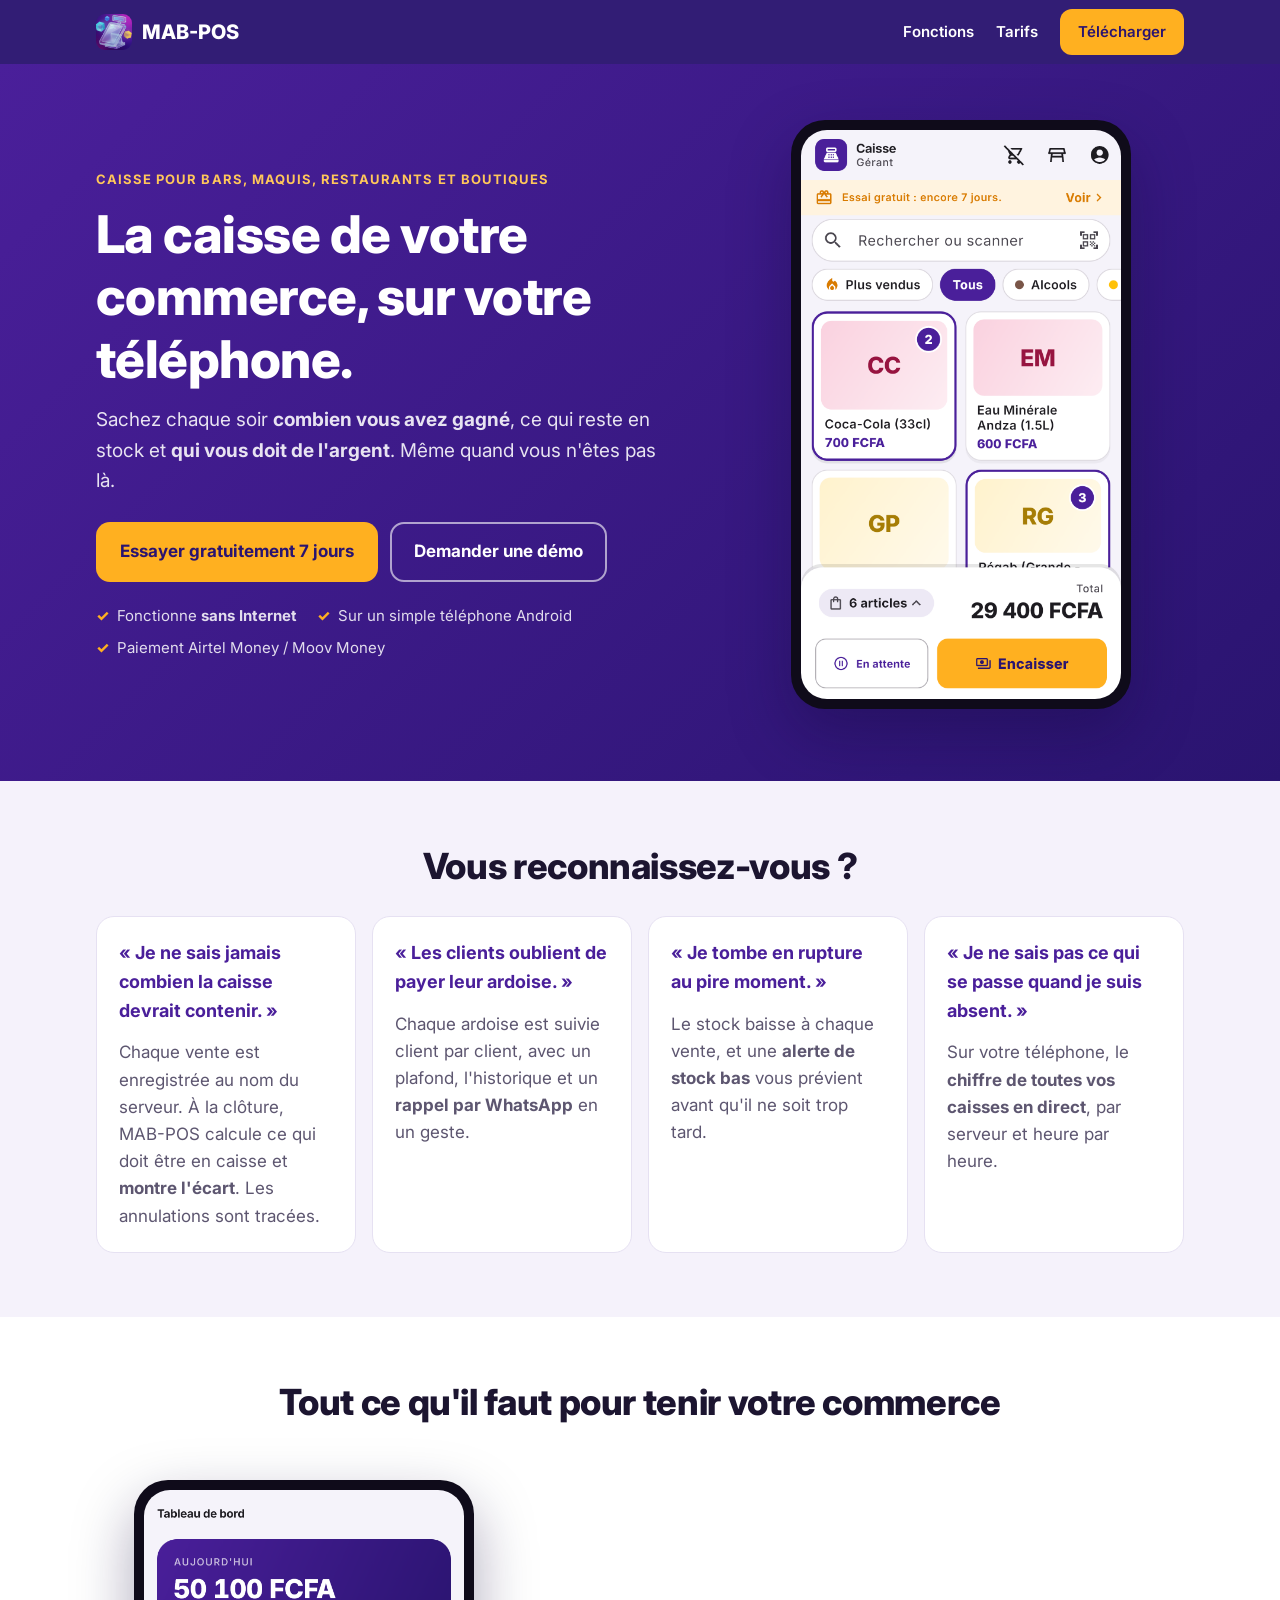
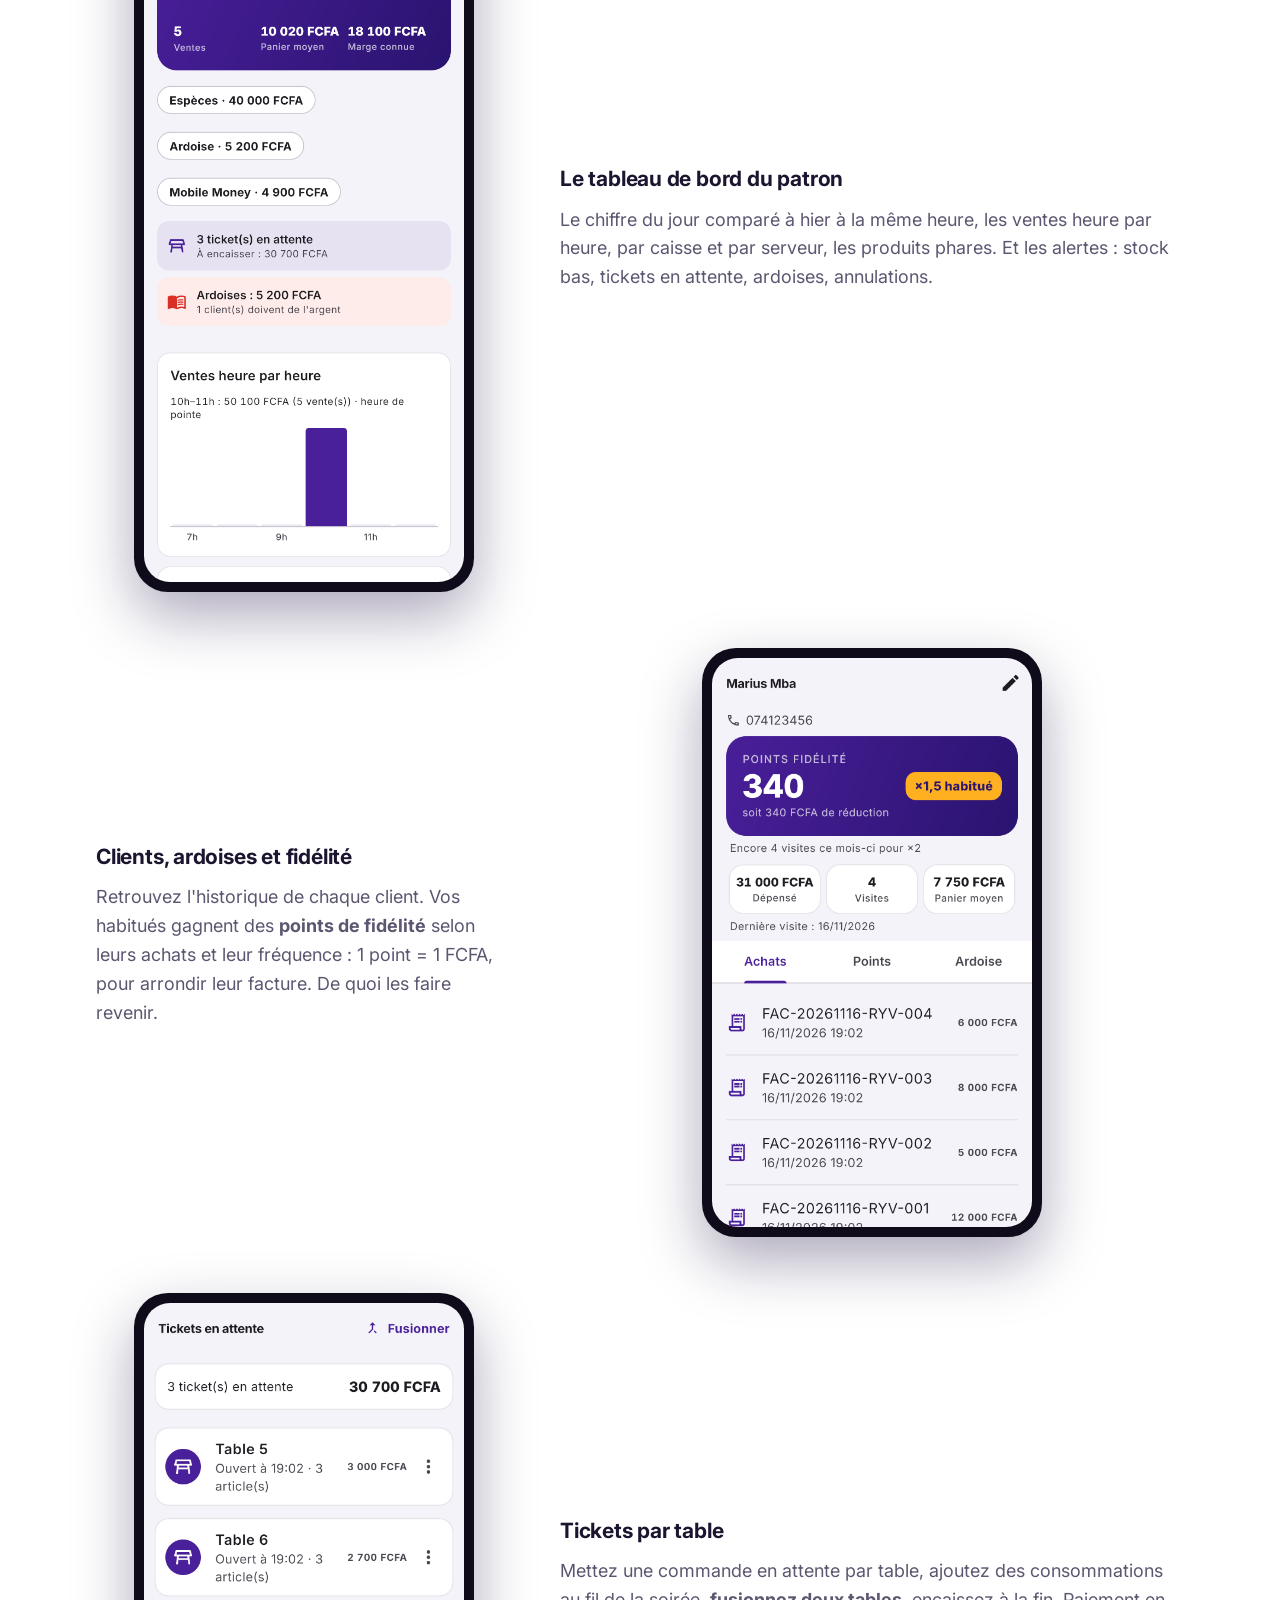
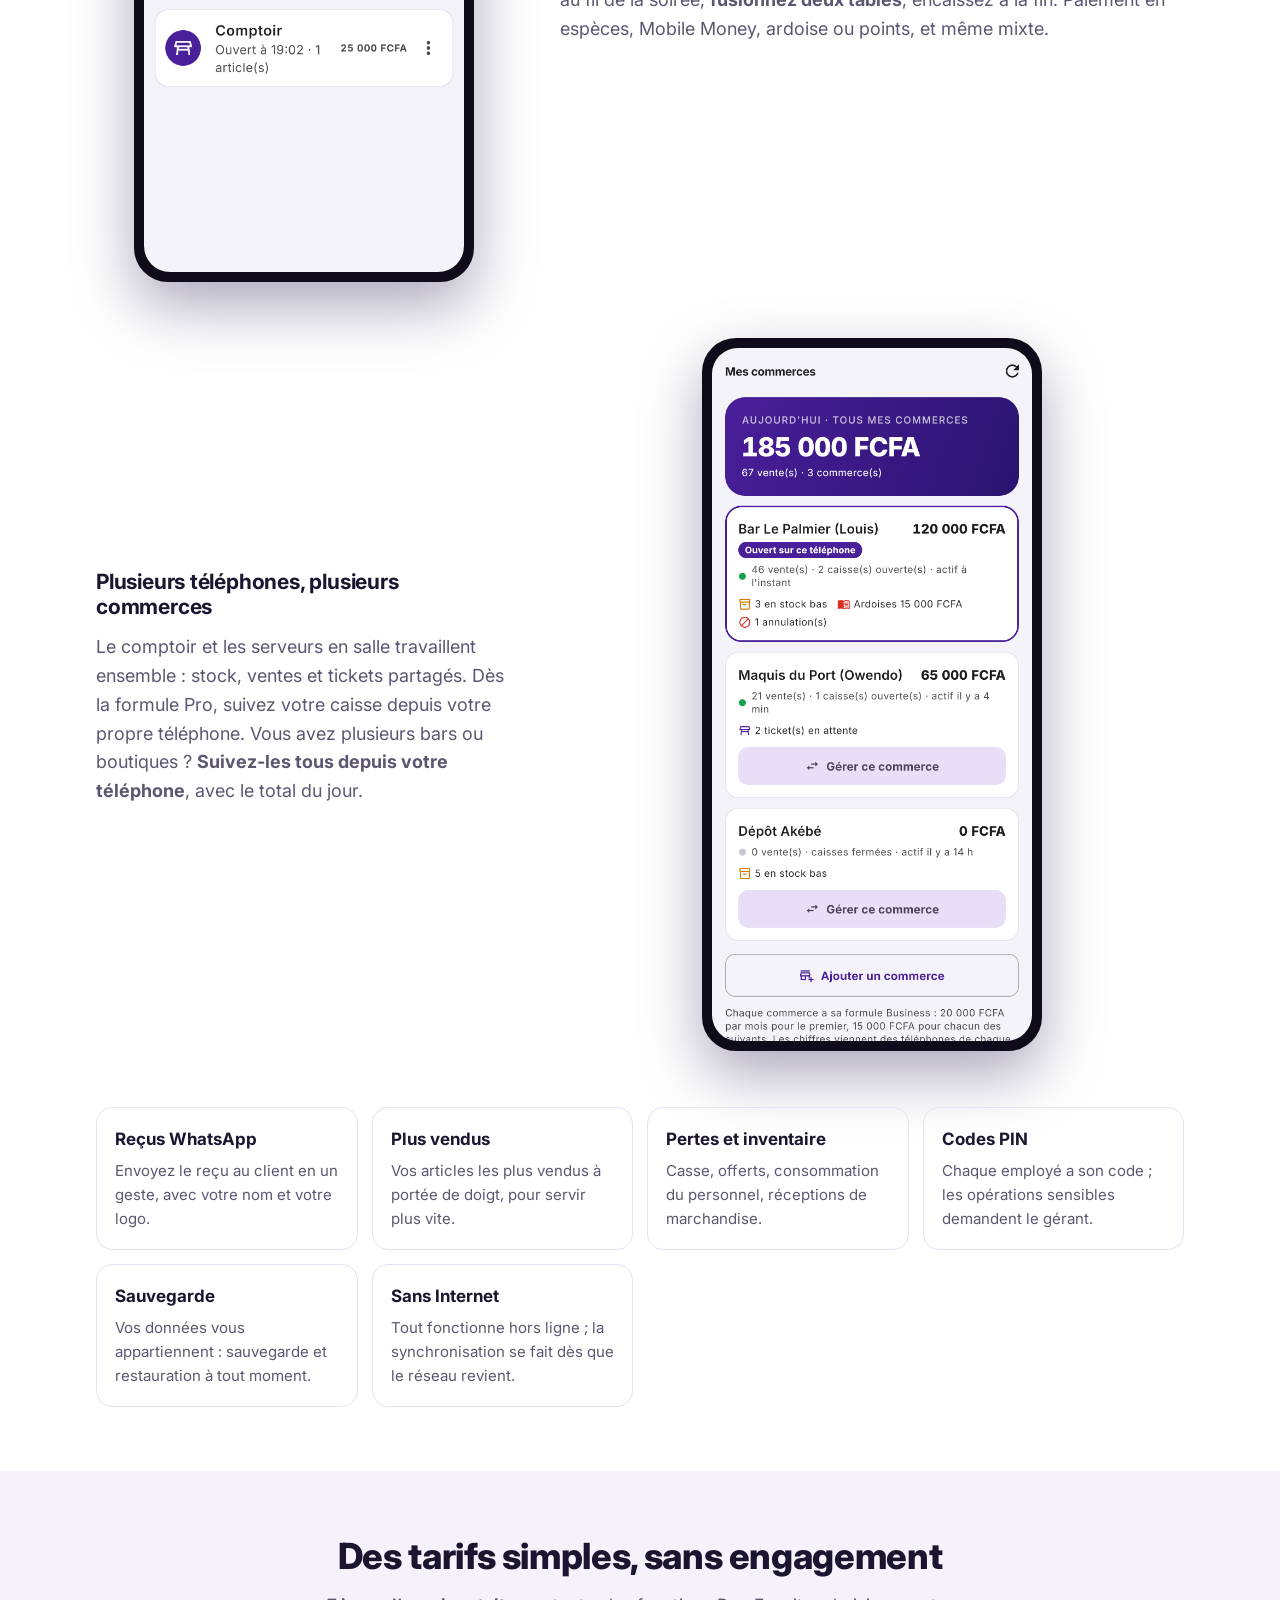
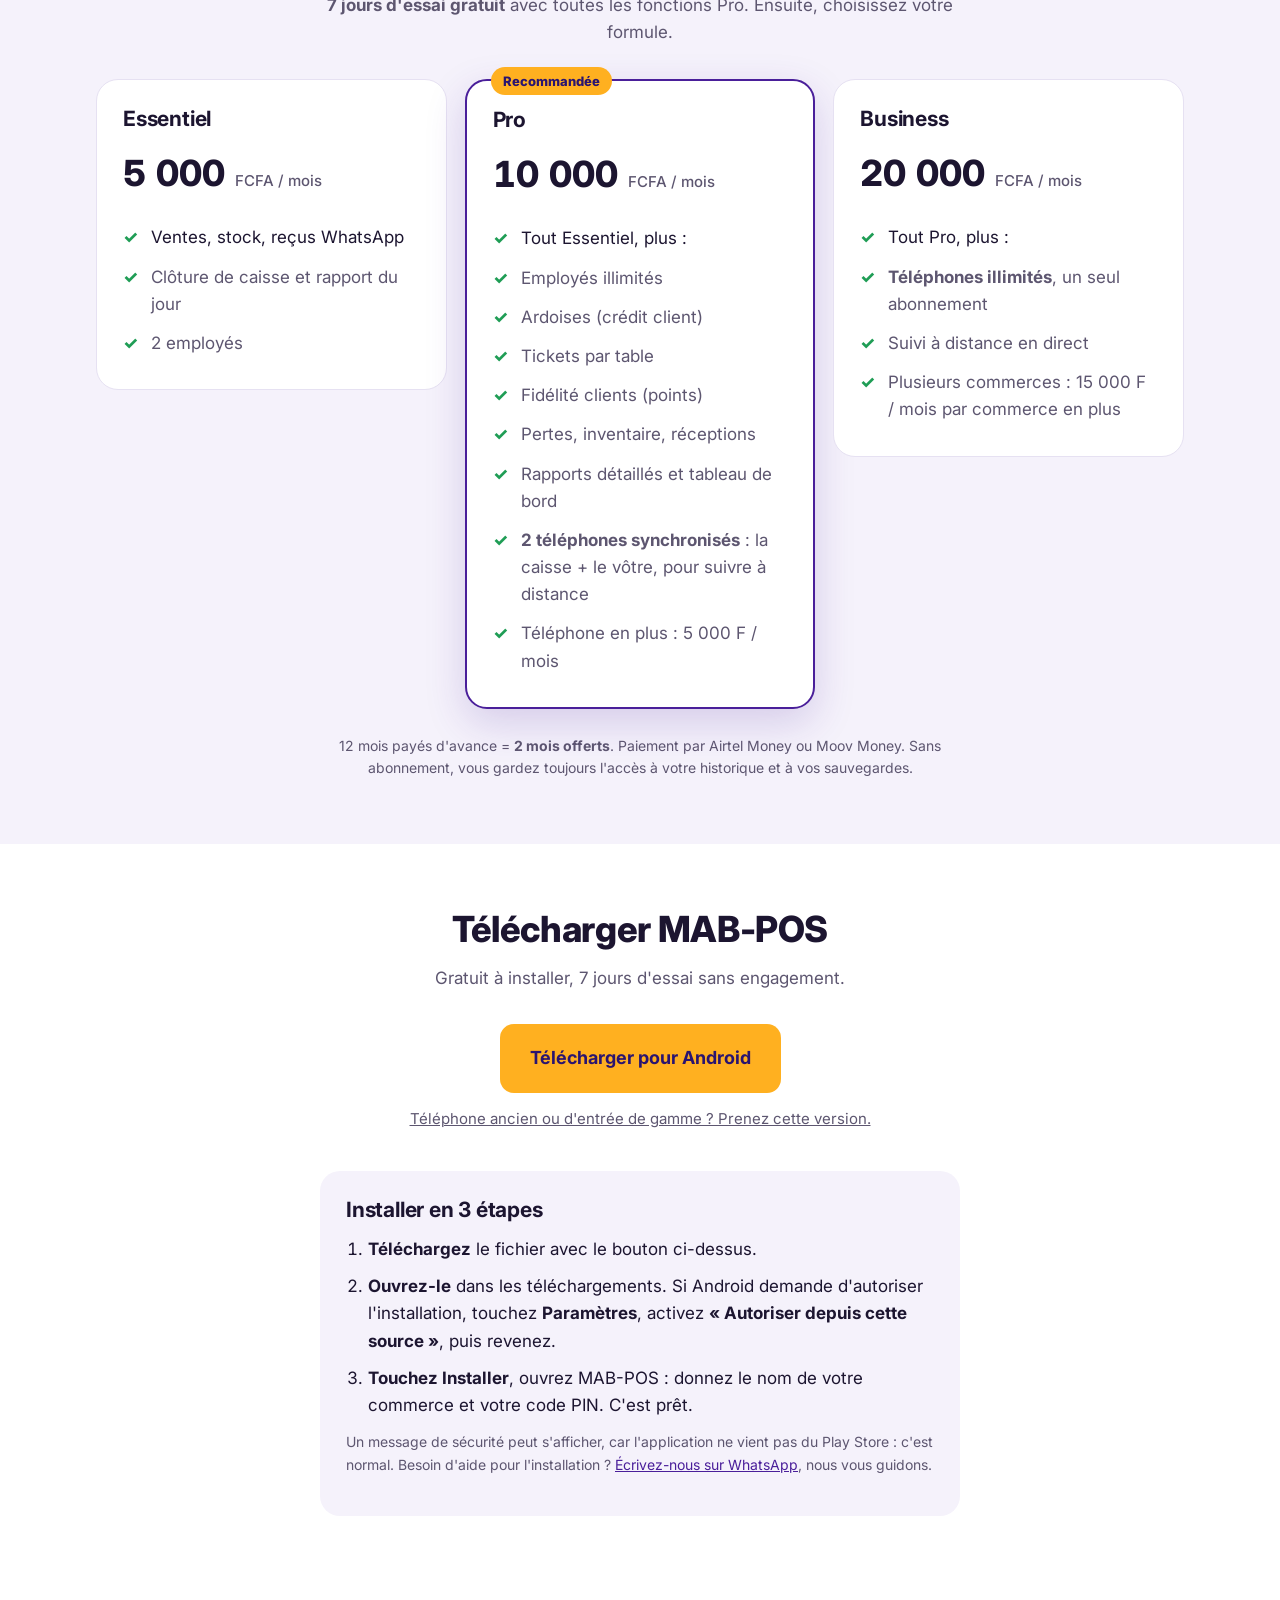
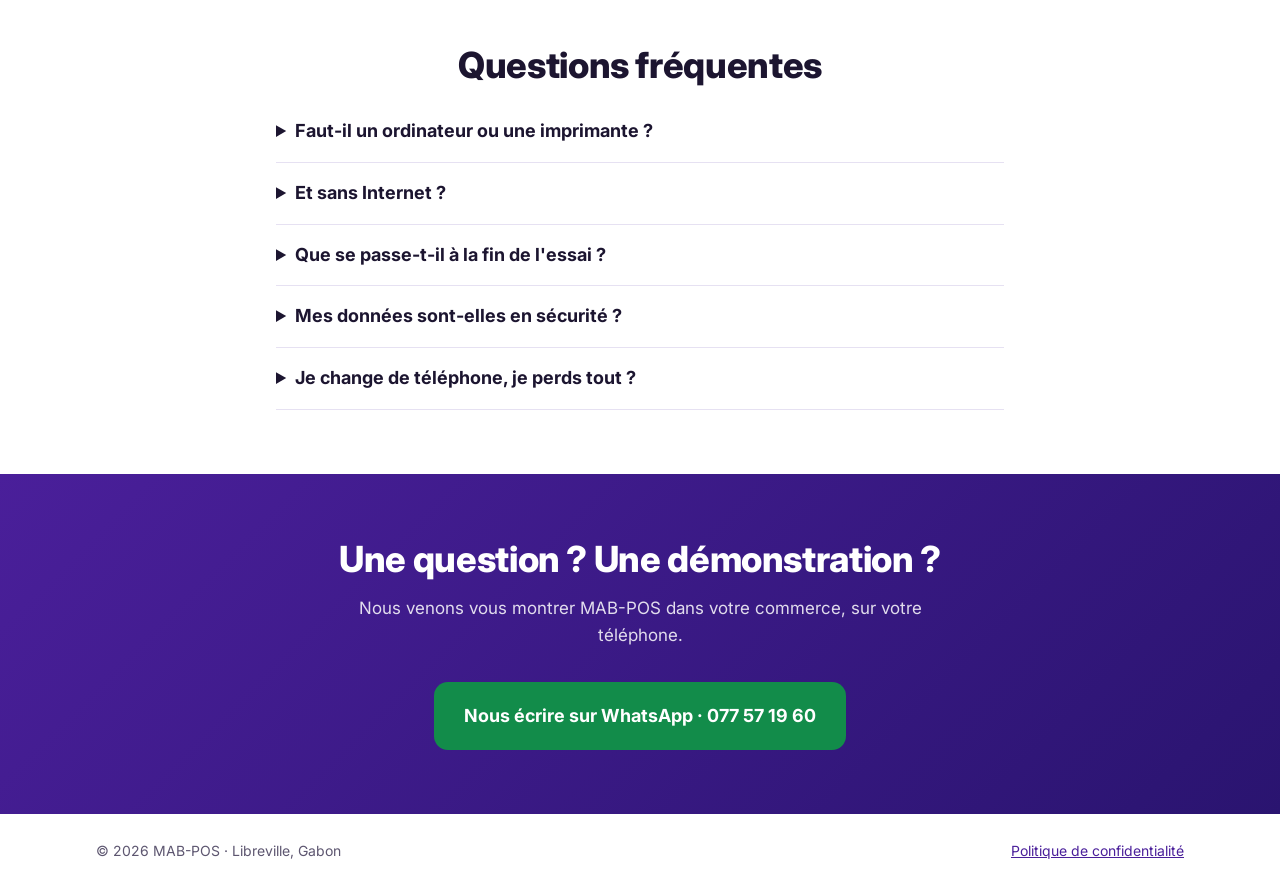
<file: index.html>
<!doctype html>
<html lang="fr">
<head>
<meta charset="utf-8">
<meta name="viewport" content="width=device-width, initial-scale=1">
<title>MAB-POS · La caisse de votre commerce sur votre téléphone</title>
<meta name="description" content="Caisse pour bars, maquis, restaurants et boutiques au Gabon : ventes, stock, ardoises, fidélité, rapports. Fonctionne sans Internet. Essai gratuit 7 jours.">
<meta property="og:title" content="MAB-POS · La caisse sur votre téléphone">
<meta property="og:description" content="Sachez chaque soir combien vous avez gagné, et qui vous doit de l'argent. Essai gratuit 7 jours.">
<meta property="og:image" content="images/caisse.png">
<meta name="theme-color" content="#4A1F9A">
<link rel="icon" href="images/icone.png">
<link rel="preconnect" href="https://fonts.googleapis.com">
<link rel="preconnect" href="https://fonts.gstatic.com" crossorigin>
<link href="https://fonts.googleapis.com/css2?family=Inter:wght@400;500;600;700;800&display=swap" rel="stylesheet">
<link rel="stylesheet" href="style.css">
</head>
<body>

<!--
  RÉGLAGES DU SITE (à modifier ici si besoin) :
  - Numéro WhatsApp : liens « https://wa.me/241077571960 » (format international,
    sans « + » ni espaces). Cherchez « wa.me » pour tous les changer.
  - Fichiers à télécharger : dossier telechargement/ (voir site/LISEZ-MOI.md).
-->

<header class="top">
  <div class="wrap top-row">
    <a href="#" class="brand"><img src="images/icone.png" alt="" width="36" height="36"> MAB-POS</a>
    <nav class="nav">
      <a href="#fonctions">Fonctions</a>
      <a href="#tarifs">Tarifs</a>
      <a href="#telecharger" class="btn btn-small">Télécharger</a>
    </nav>
  </div>
</header>

<main>
  <section class="hero">
    <div class="wrap hero-grid">
      <div>
        <p class="kicker">Caisse pour bars, maquis, restaurants et boutiques</p>
        <h1>La caisse de votre commerce, sur votre téléphone.</h1>
        <p class="lead">Sachez chaque soir <b>combien vous avez gagné</b>, ce qui reste en stock et <b>qui vous doit de l'argent</b>. Même quand vous n'êtes pas là.</p>
        <div class="cta">
          <a href="#telecharger" class="btn btn-gold">Essayer gratuitement 7 jours</a>
          <a href="https://wa.me/241077571960?text=Bonjour%2C%20je%20voudrais%20une%20d%C3%A9monstration%20de%20MAB-POS" class="btn btn-ghost">Demander une démo</a>
        </div>
        <ul class="ticks">
          <li>Fonctionne <b>sans Internet</b></li>
          <li>Sur un simple téléphone Android</li>
          <li>Paiement Airtel Money / Moov Money</li>
        </ul>
      </div>
      <div class="phone"><img src="images/caisse.png" alt="Écran de caisse MAB-POS avec un panier" loading="eager"></div>
    </div>
  </section>

  <section class="pains">
    <div class="wrap">
      <h2>Vous reconnaissez-vous ?</h2>
      <div class="pain-grid">
        <div class="pain"><p class="q">« Je ne sais jamais combien la caisse devrait contenir. »</p><p>Chaque vente est enregistrée au nom du serveur. À la clôture, MAB-POS calcule ce qui doit être en caisse et <b>montre l'écart</b>. Les annulations sont tracées.</p></div>
        <div class="pain"><p class="q">« Les clients oublient de payer leur ardoise. »</p><p>Chaque ardoise est suivie client par client, avec un plafond, l'historique et un <b>rappel par WhatsApp</b> en un geste.</p></div>
        <div class="pain"><p class="q">« Je tombe en rupture au pire moment. »</p><p>Le stock baisse à chaque vente, et une <b>alerte de stock bas</b> vous prévient avant qu'il ne soit trop tard.</p></div>
        <div class="pain"><p class="q">« Je ne sais pas ce qui se passe quand je suis absent. »</p><p>Sur votre téléphone, le <b>chiffre de toutes vos caisses en direct</b>, par serveur et heure par heure.</p></div>
      </div>
    </div>
  </section>

  <section id="fonctions" class="features">
    <div class="wrap">
      <h2>Tout ce qu'il faut pour tenir votre commerce</h2>

      <div class="feature">
        <div class="phone"><img src="images/tableau-de-bord.png" alt="Tableau de bord : chiffre du jour, alertes, ventes heure par heure" loading="lazy"></div>
        <div>
          <h3>Le tableau de bord du patron</h3>
          <p>Le chiffre du jour comparé à hier à la même heure, les ventes heure par heure, par caisse et par serveur, les produits phares. Et les alertes : stock bas, tickets en attente, ardoises, annulations.</p>
        </div>
      </div>

      <div class="feature reverse">
        <div class="phone"><img src="images/client.png" alt="Fiche client avec achats, points de fidélité et ardoise" loading="lazy"></div>
        <div>
          <h3>Clients, ardoises et fidélité</h3>
          <p>Retrouvez l'historique de chaque client. Vos habitués gagnent des <b>points de fidélité</b> selon leurs achats et leur fréquence : 1 point = 1 FCFA, pour arrondir leur facture. De quoi les faire revenir.</p>
        </div>
      </div>

      <div class="feature">
        <div class="phone"><img src="images/tickets.png" alt="Tickets en attente par table" loading="lazy"></div>
        <div>
          <h3>Tickets par table</h3>
          <p>Mettez une commande en attente par table, ajoutez des consommations au fil de la soirée, <b>fusionnez deux tables</b>, encaissez à la fin. Paiement en espèces, Mobile Money, ardoise ou points, et même mixte.</p>
        </div>
      </div>

      <div class="feature reverse">
        <div class="phone"><img src="images/commerces.png" alt="Vue de tous les commerces d'un patron" loading="lazy"></div>
        <div>
          <h3>Plusieurs téléphones, plusieurs commerces</h3>
          <p>Le comptoir et les serveurs en salle travaillent ensemble : stock, ventes et tickets partagés. Dès la formule Pro, suivez votre caisse depuis votre propre téléphone. Vous avez plusieurs bars ou boutiques ? <b>Suivez-les tous depuis votre téléphone</b>, avec le total du jour.</p>
        </div>
      </div>

      <div class="mini-grid">
        <div class="mini"><b>Reçus WhatsApp</b><span>Envoyez le reçu au client en un geste, avec votre nom et votre logo.</span></div>
        <div class="mini"><b>Plus vendus</b><span>Vos articles les plus vendus à portée de doigt, pour servir plus vite.</span></div>
        <div class="mini"><b>Pertes et inventaire</b><span>Casse, offerts, consommation du personnel, réceptions de marchandise.</span></div>
        <div class="mini"><b>Codes PIN</b><span>Chaque employé a son code ; les opérations sensibles demandent le gérant.</span></div>
        <div class="mini"><b>Sauvegarde</b><span>Vos données vous appartiennent : sauvegarde et restauration à tout moment.</span></div>
        <div class="mini"><b>Sans Internet</b><span>Tout fonctionne hors ligne ; la synchronisation se fait dès que le réseau revient.</span></div>
      </div>
    </div>
  </section>

  <section id="tarifs" class="pricing">
    <div class="wrap">
      <h2>Des tarifs simples, sans engagement</h2>
      <p class="sub"><b>7 jours d'essai gratuit</b> avec toutes les fonctions Pro. Ensuite, choisissez votre formule.</p>
      <div class="plans">
        <div class="plan">
          <h3>Essentiel</h3>
          <p class="price">5 000 <span>FCFA / mois</span></p>
          <ul>
            <li>Ventes, stock, reçus WhatsApp</li>
            <li>Clôture de caisse et rapport du jour</li>
            <li>2 employés</li>
          </ul>
        </div>
        <div class="plan featured">
          <p class="badge">Recommandée</p>
          <h3>Pro</h3>
          <p class="price">10 000 <span>FCFA / mois</span></p>
          <ul>
            <li>Tout Essentiel, plus :</li>
            <li>Employés illimités</li>
            <li>Ardoises (crédit client)</li>
            <li>Tickets par table</li>
            <li>Fidélité clients (points)</li>
            <li>Pertes, inventaire, réceptions</li>
            <li>Rapports détaillés et tableau de bord</li>
            <li><b>2 téléphones synchronisés</b> : la caisse + le vôtre, pour suivre à distance</li>
            <li>Téléphone en plus : 5 000 F / mois</li>
          </ul>
        </div>
        <div class="plan">
          <h3>Business</h3>
          <p class="price">20 000 <span>FCFA / mois</span></p>
          <ul>
            <li>Tout Pro, plus :</li>
            <li><b>Téléphones illimités</b>, un seul abonnement</li>
            <li>Suivi à distance en direct</li>
            <li>Plusieurs commerces : 15 000 F / mois par commerce en plus</li>
          </ul>
        </div>
      </div>
      <p class="sub small">12 mois payés d'avance = <b>2 mois offerts</b>. Paiement par Airtel Money ou Moov Money. Sans abonnement, vous gardez toujours l'accès à votre historique et à vos sauvegardes.</p>
    </div>
  </section>

  <section id="telecharger" class="download">
    <div class="wrap">
      <h2>Télécharger MAB-POS</h2>
      <p class="sub">Gratuit à installer, 7 jours d'essai sans engagement.</p>
      <div class="dl-buttons">
        <a href="telechargement/mabpos.apk" class="btn btn-gold btn-big" download>Télécharger pour Android</a>
        <a href="telechargement/mabpos-ancien-telephone.apk" class="small-link" download>Téléphone ancien ou d'entrée de gamme ? Prenez cette version.</a>
      </div>

      <div class="steps">
        <h3>Installer en 3 étapes</h3>
        <ol>
          <li><b>Téléchargez</b> le fichier avec le bouton ci-dessus.</li>
          <li><b>Ouvrez-le</b> dans les téléchargements. Si Android demande d'autoriser l'installation, touchez <b>Paramètres</b>, activez <b>« Autoriser depuis cette source »</b>, puis revenez.</li>
          <li><b>Touchez Installer</b>, ouvrez MAB-POS : donnez le nom de votre commerce et votre code PIN. C'est prêt.</li>
        </ol>
        <p class="small">Un message de sécurité peut s'afficher, car l'application ne vient pas du Play Store : c'est normal. Besoin d'aide pour l'installation ? <a href="https://wa.me/241077571960?text=Bonjour%2C%20j%27ai%20besoin%20d%27aide%20pour%20installer%20MAB-POS">Écrivez-nous sur WhatsApp</a>, nous vous guidons.</p>
      </div>
    </div>
  </section>

  <section class="faq">
    <div class="wrap">
      <h2>Questions fréquentes</h2>
      <details><summary>Faut-il un ordinateur ou une imprimante ?</summary><p>Non. Un téléphone Android suffit. Les reçus partent par WhatsApp ou SMS. Une imprimante de tickets Bluetooth pourra être ajoutée.</p></details>
      <details><summary>Et sans Internet ?</summary><p>Tout fonctionne sans Internet : ventes, stock, ardoises, rapports. Internet ne sert qu'à synchroniser plusieurs téléphones (formule Business) et à activer l'abonnement.</p></details>
      <details><summary>Que se passe-t-il à la fin de l'essai ?</summary><p>Vous choisissez une formule et payez par Airtel Money ou Moov Money ; l'abonnement s'active tout seul. Sans abonnement, les ventes se mettent en pause, mais vos données restent accessibles.</p></details>
      <details><summary>Mes données sont-elles en sécurité ?</summary><p>Elles restent sur votre téléphone, protégées par les codes PIN. Avec la formule Business, une copie chiffrée est gardée sur nos serveurs pour la synchronisation : chaque commerce ne voit que ses propres données. <a href="confidentialite.html">Politique de confidentialité</a>.</p></details>
      <details><summary>Je change de téléphone, je perds tout ?</summary><p>Non : faites une sauvegarde (Menu > Sauvegarder les données) et restaurez-la sur le nouveau téléphone. Avec la formule Business, tout revient même sans sauvegarde.</p></details>
    </div>
  </section>

  <section class="contact">
    <div class="wrap">
      <h2>Une question ? Une démonstration ?</h2>
      <p class="sub">Nous venons vous montrer MAB-POS dans votre commerce, sur votre téléphone.</p>
      <a href="https://wa.me/241077571960?text=Bonjour%2C%20je%20voudrais%20des%20informations%20sur%20MAB-POS" class="btn btn-whatsapp btn-big">Nous écrire sur WhatsApp · 077 57 19 60</a>
    </div>
  </section>
</main>

<script>
  // Sur GitHub Pages (adresse « compte.github.io/depot »), les fichiers à
  // télécharger sont pris dans la dernière « Release » du dépôt : rien à
  // modifier à la main quand vous publiez une nouvelle version.
  (function () {
    var host = location.hostname;
    if (!/\.github\.io$/.test(host)) return;
    var owner = host.split('.')[0];
    var repo = location.pathname.split('/').filter(Boolean)[0] || (owner + '.github.io');
    var base = 'https://github.com/' + owner + '/' + repo + '/releases/latest/download/';
    document.querySelectorAll('a[href^="telechargement/"]').forEach(function (a) {
      a.href = base + a.getAttribute('href').replace('telechargement/', '');
    });
  })();
</script>

<footer class="foot">
  <div class="wrap foot-row">
    <span>© 2026 MAB-POS · Libreville, Gabon</span>
    <a href="confidentialite.html">Politique de confidentialité</a>
  </div>
</footer>

</body>
</html>
</file>
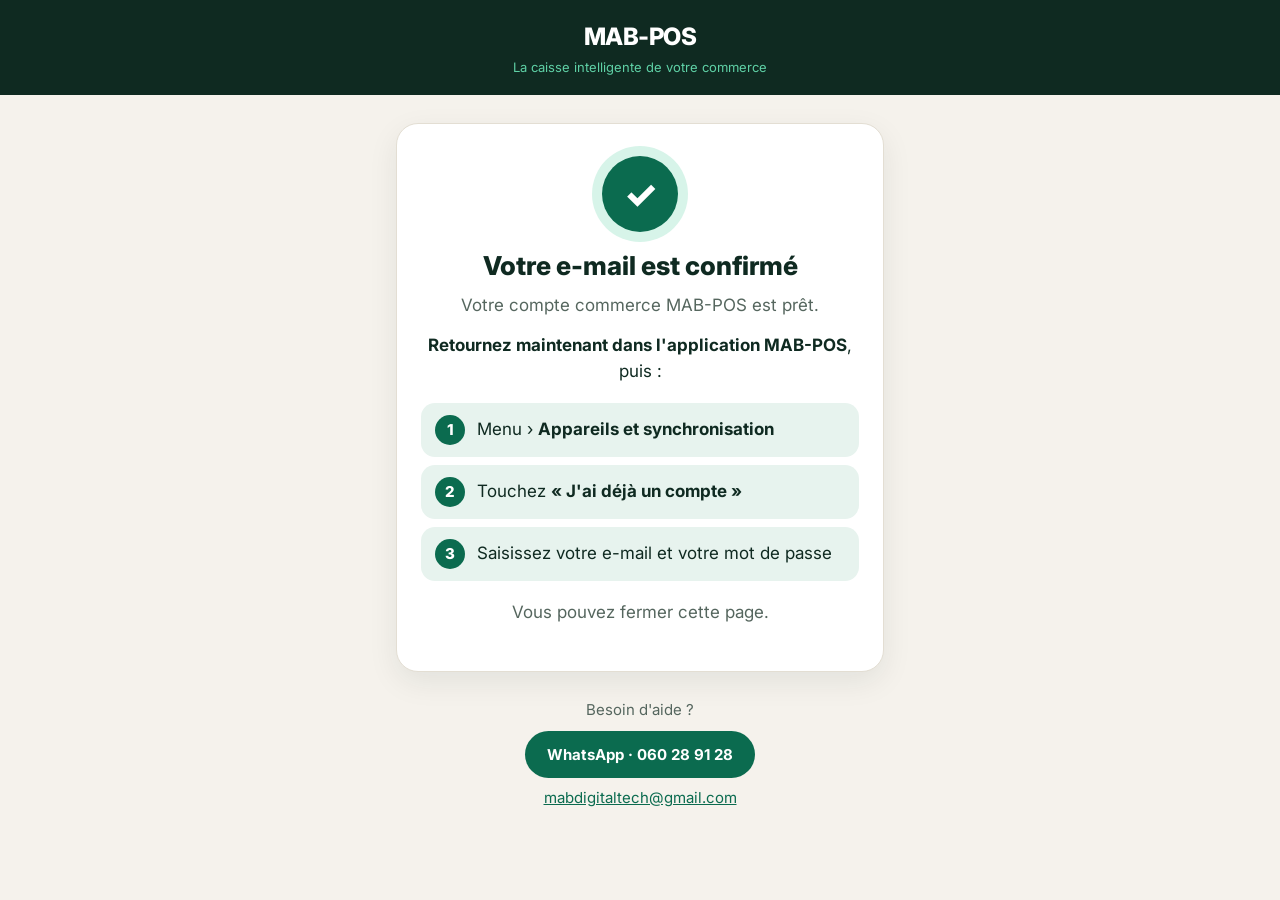
<file: compte-confirme.html>
<!doctype html>
<html lang="fr">
<head>
<meta charset="utf-8">
<meta name="viewport" content="width=device-width, initial-scale=1">
<title>E-mail confirmé · MAB-POS</title>
<meta name="robots" content="noindex">
<meta name="theme-color" content="#0F2A21">
<link rel="icon" href="images/icone.png">
<link rel="preconnect" href="https://fonts.googleapis.com">
<link rel="preconnect" href="https://fonts.gstatic.com" crossorigin>
<link href="https://fonts.googleapis.com/css2?family=Inter:wght@400;500;600;700;800&display=swap" rel="stylesheet">
<!--
  Page d'arrivée du lien de confirmation envoyé par Supabase à la création
  d'un compte commerce. Réglage : Supabase > Authentication > URL Configuration
  > Site URL = https://mabhoussou.github.io/mabpos/compte-confirme.html
  Si le lien est expiré ou déjà utilisé, Supabase ajoute « #error=... » à
  l'adresse : la page affiche alors le second message.
  Page autonome (couleurs de la charte MAB-POS : vert forêt, émeraude, sable).
-->
<style>
  :root {
    --forest: #0F2A21;
    --emerald: #0B6B4F;
    --emerald-light: #5FD1A6;
    --gold: #FFB020;
    --bg: #F5F2EC;
    --card: #FFFFFF;
    --text: #0F2A21;
    --muted: #55665E;
    --line: #E3DED3;
    --step: #E7F3EE;
  }
  @media (prefers-color-scheme: dark) {
    :root {
      --bg: #0B1F18;
      --card: #12332A;
      --text: #F5F2EC;
      --muted: #A9C2B7;
      --line: #1F4A3C;
      --step: #173D32;
    }
  }
  * { box-sizing: border-box; }
  body {
    margin: 0; min-height: 100vh; background: var(--bg); color: var(--text);
    font: 17px/1.55 Inter, "Segoe UI", system-ui, -apple-system, sans-serif;
  }
  header { background: var(--forest); color: #fff; padding: 18px 16px; text-align: center; }
  header .logo { font-size: 24px; font-weight: 800; letter-spacing: -0.5px; color: #fff; text-decoration: none; }
  header .tag { display: block; font-size: 13px; color: var(--emerald-light); margin-top: 2px; }
  main { max-width: 520px; margin: 0 auto; padding: 28px 16px 48px; }
  .card {
    background: var(--card); border: 1px solid var(--line); border-radius: 22px;
    padding: 32px 24px; text-align: center;
    box-shadow: 0 10px 30px rgba(15, 42, 33, .08);
  }
  .card[hidden] { display: none; }
  .badge {
    width: 76px; height: 76px; margin: 0 auto 18px; border-radius: 50%;
    display: grid; place-items: center; font-size: 38px; font-weight: 800; color: #fff;
    background: var(--emerald); box-shadow: 0 0 0 10px rgba(95, 209, 166, .25);
  }
  .badge.warn { background: var(--gold); color: var(--forest); box-shadow: 0 0 0 10px rgba(255, 176, 32, .22); }
  h1 { font-size: 26px; line-height: 1.2; margin: 0 0 10px; font-weight: 800; }
  p { margin: 0 0 14px; }
  .muted { color: var(--muted); }
  ol { list-style: none; padding: 0; margin: 18px 0; text-align: left; counter-reset: s; }
  ol li {
    counter-increment: s; display: flex; gap: 12px; align-items: center;
    background: var(--step); border-radius: 14px; padding: 12px 14px; margin: 8px 0;
  }
  ol li::before {
    content: counter(s); flex: none; width: 30px; height: 30px; border-radius: 50%;
    display: grid; place-items: center; font-weight: 800; font-size: 15px;
    background: var(--emerald); color: #fff;
  }
  .help { text-align: center; margin-top: 26px; font-size: 15px; color: var(--muted); }
  .wa {
    display: inline-block; margin: 10px 0 8px; padding: 12px 22px; border-radius: 999px;
    background: var(--emerald); color: #fff; font-weight: 700; text-decoration: none;
  }
  .help a.mail { color: var(--emerald); }
  @media (prefers-color-scheme: dark) { .help a.mail { color: var(--emerald-light); } }
</style>
</head>
<body>
<header>
  <a class="logo" href="index.html">MAB-POS</a>
  <span class="tag">La caisse intelligente de votre commerce</span>
</header>

<main>
  <div class="card" id="ok">
    <div class="badge">✓</div>
    <h1>Votre e-mail est confirmé</h1>
    <p class="muted">Votre compte commerce MAB-POS est prêt.</p>
    <p><strong>Retournez maintenant dans l'application MAB-POS</strong>, puis :</p>
    <ol>
      <li><span>Menu › <strong>Appareils et synchronisation</strong></span></li>
      <li><span>Touchez <strong>« J'ai déjà un compte »</strong></span></li>
      <li><span>Saisissez votre e-mail et votre mot de passe</span></li>
    </ol>
    <p class="muted">Vous pouvez fermer cette page.</p>
  </div>

  <div class="card" id="erreur" hidden>
    <div class="badge warn">!</div>
    <h1>Ce lien n'est plus valable</h1>
    <p class="muted">Il a peut-être déjà été utilisé, ou il a expiré.</p>
    <p>Si vous avez déjà cliqué une première fois, votre e-mail est sans doute
      déjà confirmé : dans MAB-POS, touchez <strong>« J'ai déjà un compte »</strong>
      et connectez-vous.</p>
    <p class="muted">Sinon, recréez le compte depuis l'application pour recevoir un nouveau lien.</p>
  </div>

  <div class="help">
    Besoin d'aide ?<br>
    <a class="wa" href="https://wa.me/24160289128">WhatsApp · 060 28 91 28</a><br>
    <a class="mail" href="mailto:mabdigitaltech@gmail.com">mabdigitaltech@gmail.com</a>
  </div>
</main>

<script>
  var h = location.hash + location.search;
  if (/error/.test(h)) {
    document.getElementById('ok').hidden = true;
    document.getElementById('erreur').hidden = false;
  }
</script>
</body>
</html>
</file>
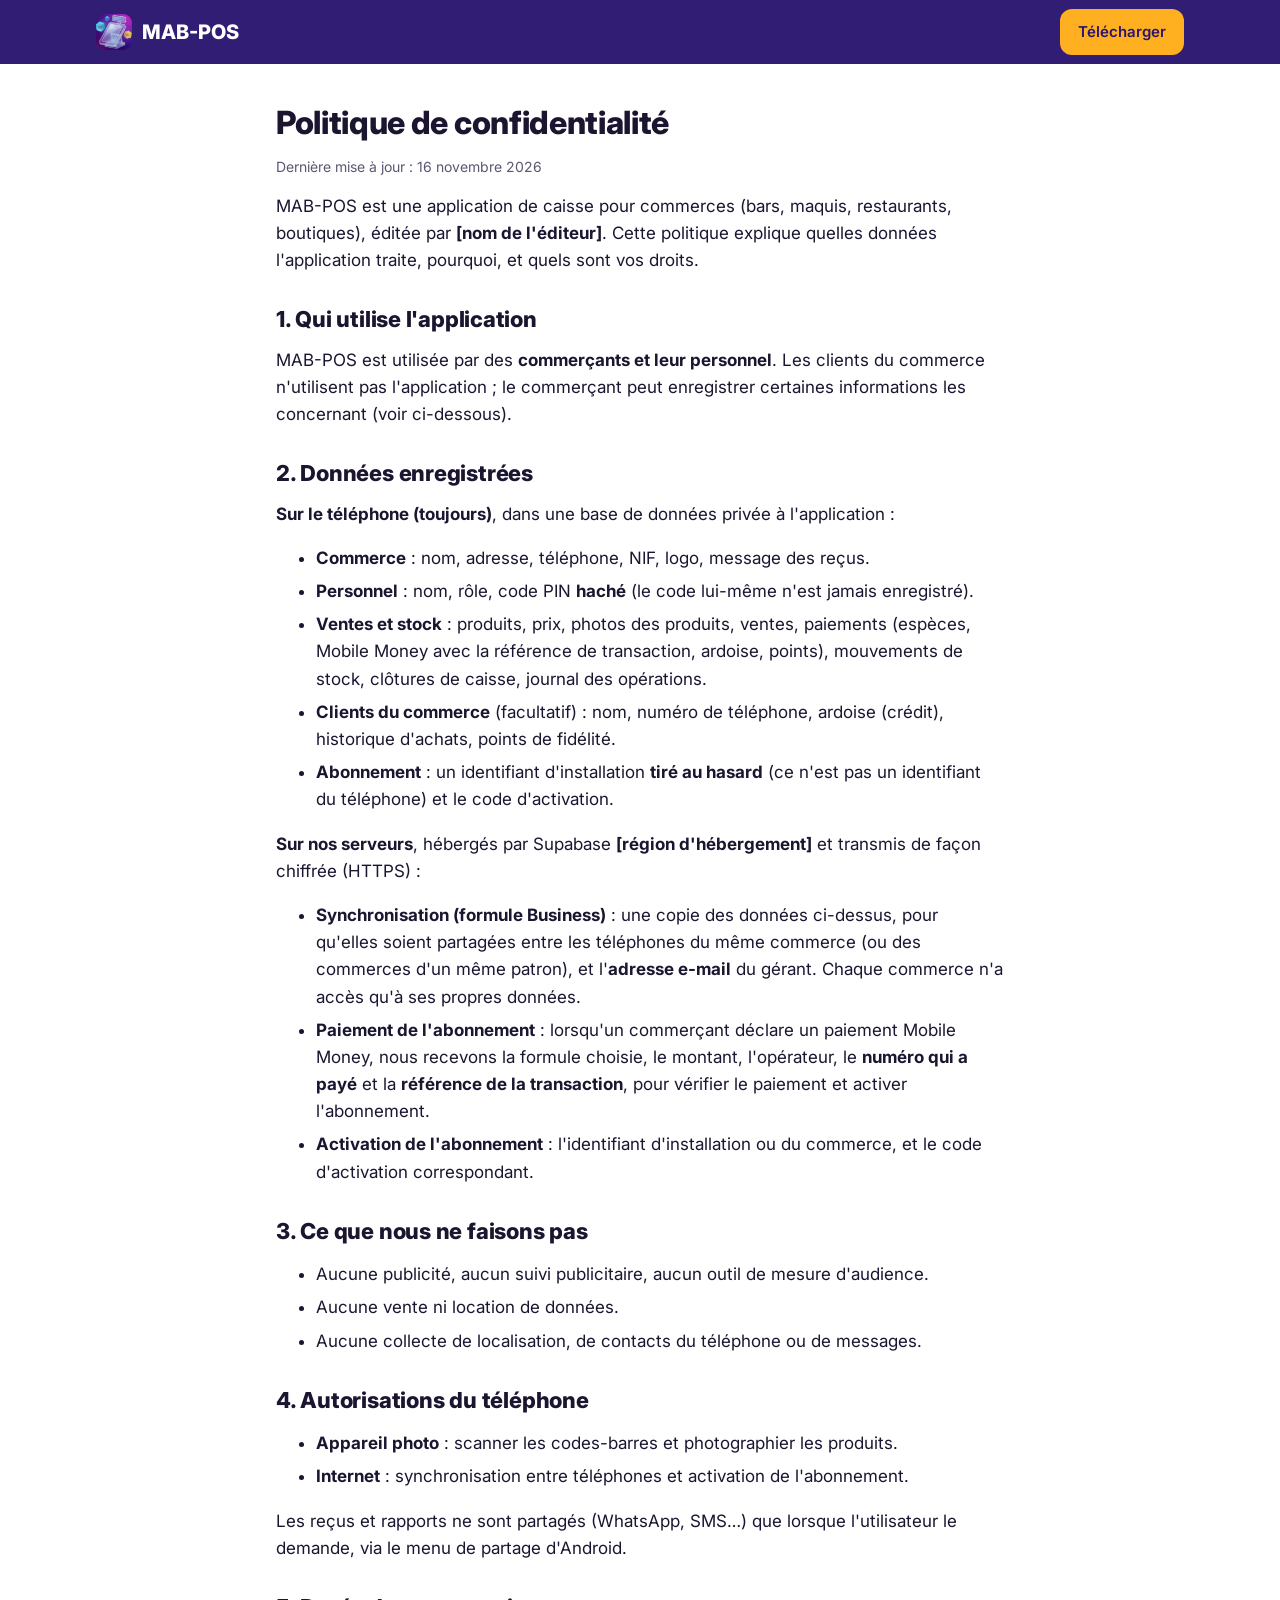
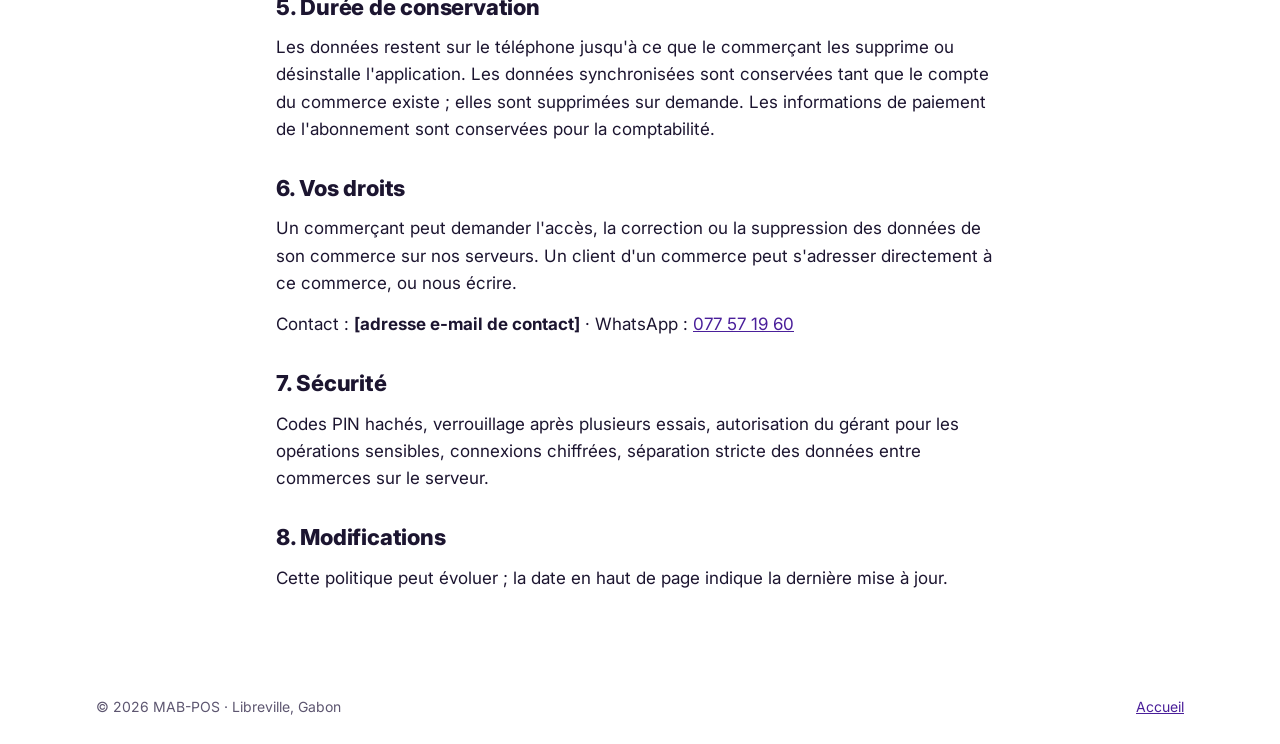
<file: confidentialite.html>
<!doctype html>
<html lang="fr">
<head>
<meta charset="utf-8">
<meta name="viewport" content="width=device-width, initial-scale=1">
<title>Confidentialité · MAB-POS</title>
<meta name="description" content="Politique de confidentialité de l'application de caisse MAB-POS.">
<meta name="theme-color" content="#4A1F9A">
<link rel="icon" href="images/icone.png">
<link rel="preconnect" href="https://fonts.googleapis.com">
<link rel="preconnect" href="https://fonts.gstatic.com" crossorigin>
<link href="https://fonts.googleapis.com/css2?family=Inter:wght@400;500;600;700;800&display=swap" rel="stylesheet">
<link rel="stylesheet" href="style.css">
</head>
<body>
<!--
  À COMPLÉTER AVANT PUBLICATION : remplacez les passages entre crochets […]
  (nom de l'éditeur, région d'hébergement Supabase, e-mail de contact).
-->
<header class="top">
  <div class="wrap top-row">
    <a href="index.html" class="brand"><img src="images/icone.png" alt="" width="36" height="36"> MAB-POS</a>
    <nav class="nav"><a href="index.html#telecharger" class="btn btn-small">Télécharger</a></nav>
  </div>
</header>

<main class="doc">
  <h1>Politique de confidentialité</h1>
  <p class="small">Dernière mise à jour : 16 novembre 2026</p>

  <p>MAB-POS est une application de caisse pour commerces (bars, maquis, restaurants, boutiques), éditée par <b>[nom de l'éditeur]</b>. Cette politique explique quelles données l'application traite, pourquoi, et quels sont vos droits.</p>

  <h2>1. Qui utilise l'application</h2>
  <p>MAB-POS est utilisée par des <b>commerçants et leur personnel</b>. Les clients du commerce n'utilisent pas l'application ; le commerçant peut enregistrer certaines informations les concernant (voir ci-dessous).</p>

  <h2>2. Données enregistrées</h2>
  <p><b>Sur le téléphone (toujours)</b>, dans une base de données privée à l'application :</p>
  <ul>
    <li><b>Commerce</b> : nom, adresse, téléphone, NIF, logo, message des reçus.</li>
    <li><b>Personnel</b> : nom, rôle, code PIN <b>haché</b> (le code lui-même n'est jamais enregistré).</li>
    <li><b>Ventes et stock</b> : produits, prix, photos des produits, ventes, paiements (espèces, Mobile Money avec la référence de transaction, ardoise, points), mouvements de stock, clôtures de caisse, journal des opérations.</li>
    <li><b>Clients du commerce</b> (facultatif) : nom, numéro de téléphone, ardoise (crédit), historique d'achats, points de fidélité.</li>
    <li><b>Abonnement</b> : un identifiant d'installation <b>tiré au hasard</b> (ce n'est pas un identifiant du téléphone) et le code d'activation.</li>
  </ul>

  <p><b>Sur nos serveurs</b>, hébergés par Supabase <b>[région d'hébergement]</b> et transmis de façon chiffrée (HTTPS) :</p>
  <ul>
    <li><b>Synchronisation (formule Business)</b> : une copie des données ci-dessus, pour qu'elles soient partagées entre les téléphones du même commerce (ou des commerces d'un même patron), et l'<b>adresse e-mail</b> du gérant. Chaque commerce n'a accès qu'à ses propres données.</li>
    <li><b>Paiement de l'abonnement</b> : lorsqu'un commerçant déclare un paiement Mobile Money, nous recevons la formule choisie, le montant, l'opérateur, le <b>numéro qui a payé</b> et la <b>référence de la transaction</b>, pour vérifier le paiement et activer l'abonnement.</li>
    <li><b>Activation de l'abonnement</b> : l'identifiant d'installation ou du commerce, et le code d'activation correspondant.</li>
  </ul>

  <h2>3. Ce que nous ne faisons pas</h2>
  <ul>
    <li>Aucune publicité, aucun suivi publicitaire, aucun outil de mesure d'audience.</li>
    <li>Aucune vente ni location de données.</li>
    <li>Aucune collecte de localisation, de contacts du téléphone ou de messages.</li>
  </ul>

  <h2>4. Autorisations du téléphone</h2>
  <ul>
    <li><b>Appareil photo</b> : scanner les codes-barres et photographier les produits.</li>
    <li><b>Internet</b> : synchronisation entre téléphones et activation de l'abonnement.</li>
  </ul>
  <p>Les reçus et rapports ne sont partagés (WhatsApp, SMS…) que lorsque l'utilisateur le demande, via le menu de partage d'Android.</p>

  <h2>5. Durée de conservation</h2>
  <p>Les données restent sur le téléphone jusqu'à ce que le commerçant les supprime ou désinstalle l'application. Les données synchronisées sont conservées tant que le compte du commerce existe ; elles sont supprimées sur demande. Les informations de paiement de l'abonnement sont conservées pour la comptabilité.</p>

  <h2>6. Vos droits</h2>
  <p>Un commerçant peut demander l'accès, la correction ou la suppression des données de son commerce sur nos serveurs. Un client d'un commerce peut s'adresser directement à ce commerce, ou nous écrire.</p>
  <p>Contact : <b>[adresse e-mail de contact]</b> · WhatsApp : <a href="https://wa.me/241077571960">077 57 19 60</a></p>

  <h2>7. Sécurité</h2>
  <p>Codes PIN hachés, verrouillage après plusieurs essais, autorisation du gérant pour les opérations sensibles, connexions chiffrées, séparation stricte des données entre commerces sur le serveur.</p>

  <h2>8. Modifications</h2>
  <p>Cette politique peut évoluer ; la date en haut de page indique la dernière mise à jour.</p>
</main>

<footer class="foot">
  <div class="wrap foot-row">
    <span>© 2026 MAB-POS · Libreville, Gabon</span>
    <a href="index.html">Accueil</a>
  </div>
</footer>
</body>
</html>
</file>
<file: style.css>
:root {
  --violet: #4a1f9a;
  --ink: #2a1470;
  --violet-light: #b9a3ff;
  --gold: #ffb020;
  --gold-light: #ffc75a;
  --text: #1c1530;
  --muted: #5d5670;
  --line: #e6e1f2;
  --soft: #f5f2fb;
  --bg: #ffffff;
  --card: #ffffff;
  --whatsapp: #128c4a;
}
@media (prefers-color-scheme: dark) {
  :root:not([data-theme="light"]) {
    --text: #eeeaf7;
    --muted: #b3abc6;
    --line: #342d4a;
    --soft: #1d182b;
    --bg: #14111d;
    --card: #1d182b;
    --violet-light: #cbb9ff;
  }
}

* { box-sizing: border-box; }
html { scroll-behavior: smooth; }
body {
  margin: 0;
  background: var(--bg);
  color: var(--text);
  font: 17px/1.6 Inter, "Segoe UI", system-ui, -apple-system, sans-serif;
}
img { max-width: 100%; display: block; }
a { color: var(--violet); }
@media (prefers-color-scheme: dark) { a { color: var(--violet-light); } }
h1, h2, h3 { line-height: 1.2; margin: 0 0 14px; letter-spacing: -0.01em; }
h1 { font-size: clamp(32px, 5vw, 52px); font-weight: 800; }
h2 { font-size: clamp(26px, 3.6vw, 36px); font-weight: 800; text-align: center; }
h3 { font-size: 21px; font-weight: 700; }
p { margin: 0 0 14px; }

.wrap { max-width: 1120px; margin: 0 auto; padding: 0 16px; }
section { padding: 64px 0; scroll-margin-top: 64px; }
.sub { text-align: center; color: var(--muted); max-width: 640px; margin: 0 auto 32px; }
.small { font-size: 14px; color: var(--muted); }

/* Boutons */
.btn {
  display: inline-flex; align-items: center; justify-content: center;
  padding: 14px 22px; border-radius: 14px; font-weight: 700;
  text-decoration: none; background: var(--violet); color: #fff;
  border: 2px solid transparent; transition: transform .15s, box-shadow .15s;
}
.btn:hover { transform: translateY(-1px); box-shadow: 0 6px 18px rgba(74,31,154,.25); }
.btn-gold { background: var(--gold); color: #2a1470; }
.btn-ghost { background: transparent; color: #fff; border-color: rgba(255,255,255,.6); }
.btn-small { padding: 9px 16px; border-radius: 12px; font-size: 15px; }
.btn-big { padding: 18px 28px; font-size: 18px; }
.btn-whatsapp { background: var(--whatsapp); }

/* En-tête */
.top { position: sticky; top: 0; z-index: 10; background: rgba(42,20,112,.96); backdrop-filter: blur(8px); }
.top-row { display: flex; align-items: center; justify-content: space-between; height: 64px; }
.brand { display: flex; align-items: center; gap: 10px; color: #fff; font-weight: 800; font-size: 20px; text-decoration: none; }
.brand img { border-radius: 9px; }
.nav { display: flex; align-items: center; gap: 22px; }
.nav a { color: #fff; text-decoration: none; font-weight: 600; font-size: 15px; }
.nav .btn { color: #2a1470; background: var(--gold); }
@media (max-width: 560px) { .nav a:not(.btn) { display: none; } }

/* Accroche */
.hero {
  background: linear-gradient(135deg, var(--violet), var(--ink));
  color: #fff; padding: 56px 0 72px; overflow: hidden;
}
.hero-grid { display: grid; grid-template-columns: 1.15fr .85fr; gap: 40px; align-items: center; }
.kicker { color: var(--gold-light); font-weight: 700; text-transform: uppercase; letter-spacing: .08em; font-size: 13px; }
.lead { font-size: 19px; color: rgba(255,255,255,.88); max-width: 560px; }
.cta { display: flex; flex-wrap: wrap; gap: 12px; margin: 26px 0 22px; }
.ticks { list-style: none; padding: 0; margin: 0; display: flex; flex-wrap: wrap; gap: 8px 20px; color: rgba(255,255,255,.85); font-size: 15px; }
.ticks li::before { content: "✓"; color: var(--gold); font-weight: 800; margin-right: 8px; }
@media (max-width: 820px) {
  .hero-grid { grid-template-columns: 1fr; }
  .hero .phone { max-width: 300px; margin: 8px auto 0; }
}

/* Cadre de téléphone autour des captures */
.phone {
  border-radius: 34px; padding: 10px; background: #0f0b1a;
  box-shadow: 0 24px 60px rgba(20,10,60,.35);
  max-width: 340px; margin: 0 auto;
}
.phone img { border-radius: 26px; }

/* Problèmes */
.pains { background: var(--soft); }
.pain-grid { display: grid; grid-template-columns: repeat(auto-fit, minmax(240px, 1fr)); gap: 16px; margin-top: 28px; }
.pain { background: var(--card); border: 1px solid var(--line); border-radius: 18px; padding: 22px; }
.pain .q { font-weight: 700; font-size: 18px; color: var(--violet); }
@media (prefers-color-scheme: dark) { .pain .q { color: var(--violet-light); } }
.pain p:last-child { color: var(--muted); margin: 0; }

/* Fonctions */
.feature { display: grid; grid-template-columns: .8fr 1.2fr; gap: 48px; align-items: center; margin: 56px 0; }
.feature.reverse > .phone { order: 2; }
.feature p { color: var(--muted); font-size: 18px; }
@media (max-width: 820px) {
  .feature { grid-template-columns: 1fr; gap: 24px; margin: 40px 0; }
  .feature.reverse > .phone { order: 0; }
  .feature .phone { max-width: 280px; }
}
.mini-grid { display: grid; grid-template-columns: repeat(auto-fit, minmax(220px, 1fr)); gap: 14px; margin-top: 24px; }
.mini { border: 1px solid var(--line); border-radius: 16px; padding: 18px; display: flex; flex-direction: column; gap: 6px; }
.mini span { color: var(--muted); font-size: 15px; }

/* Tarifs */
.pricing { background: var(--soft); }
.plans { display: grid; grid-template-columns: repeat(auto-fit, minmax(260px, 1fr)); gap: 18px; align-items: start; }
.plan { position: relative; background: var(--card); border: 1px solid var(--line); border-radius: 22px; padding: 26px; }
.plan.featured { border: 2px solid var(--violet); box-shadow: 0 14px 40px rgba(74,31,154,.18); }
.badge { position: absolute; top: -14px; left: 24px; background: var(--gold); color: #2a1470; font-weight: 800; font-size: 13px; padding: 4px 12px; border-radius: 999px; margin: 0; }
.price { font-size: 36px; font-weight: 800; margin: 4px 0 16px; font-variant-numeric: tabular-nums; }
.price span { font-size: 15px; font-weight: 500; color: var(--muted); }
.plan ul { list-style: none; padding: 0; margin: 0; }
.plan li { padding: 6px 0 6px 28px; position: relative; color: var(--muted); }
.plan li::before { content: "✓"; position: absolute; left: 0; color: #1f9d55; font-weight: 800; }
.plan li:first-child { color: var(--text); }
.pricing .sub.small { margin-top: 26px; margin-bottom: 0; }

/* Téléchargement */
.download { text-align: center; }
.dl-buttons { display: flex; flex-direction: column; align-items: center; gap: 14px; }
.small-link { font-size: 15px; color: var(--muted); }
.steps { max-width: 640px; margin: 40px auto 0; text-align: left; background: var(--soft); border-radius: 20px; padding: 26px; }
.steps ol { padding-left: 22px; margin: 0 0 12px; }
.steps li { margin: 10px 0; }

/* FAQ */
.faq .wrap { max-width: 760px; }
details { border-bottom: 1px solid var(--line); padding: 16px 0; }
summary { cursor: pointer; font-weight: 700; font-size: 18px; }
details p { color: var(--muted); margin: 10px 0 0; }

/* Contact */
.contact { background: linear-gradient(135deg, var(--violet), var(--ink)); color: #fff; text-align: center; }
.contact .sub { color: rgba(255,255,255,.85); }

/* Pied de page */
.foot { padding: 26px 0; font-size: 14px; color: var(--muted); }
.foot-row { display: flex; flex-wrap: wrap; gap: 12px; justify-content: space-between; }

/* Page de texte (confidentialité) */
.doc { max-width: 760px; margin: 0 auto; padding: 40px 16px 64px; }
.doc h1 { font-size: 32px; }
.doc h2 { text-align: left; font-size: 22px; margin-top: 32px; }
.doc li { margin: 6px 0; }
</file>
